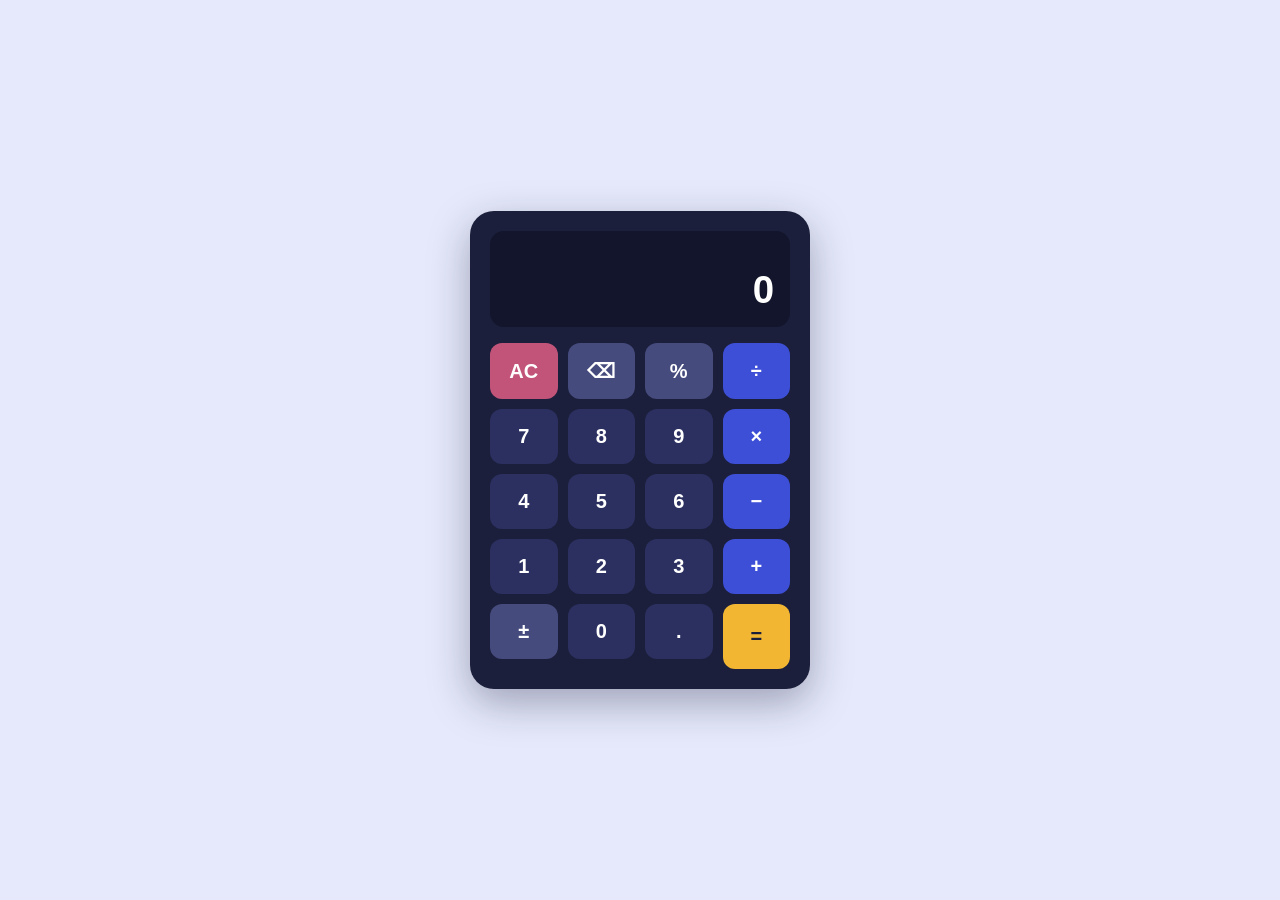
<file: calculator/index.html>
<!DOCTYPE html>
<html lang="en">
<head>
<meta charset="UTF-8">
<meta name="viewport" content="width=device-width, initial-scale=1">
<title>Calculator</title>
<link rel="stylesheet" href="style.css">
</head>
<body>

<main class="calc" aria-label="Calculator">
  <div class="screen" aria-live="polite">
    <div class="history" id="history"></div>
    <div class="display" id="display">0</div>
  </div>

  <div class="keys" id="keys">
    <button class="clear" data-action="clear">AC</button>
    <button class="fn" data-action="delete">⌫</button>
    <button class="fn" data-action="percent">%</button>
    <button class="op" data-action="operator" data-value="/">÷</button>

    <button data-action="number" data-value="7">7</button>
    <button data-action="number" data-value="8">8</button>
    <button data-action="number" data-value="9">9</button>
    <button class="op" data-action="operator" data-value="*">×</button>

    <button data-action="number" data-value="4">4</button>
    <button data-action="number" data-value="5">5</button>
    <button data-action="number" data-value="6">6</button>
    <button class="op" data-action="operator" data-value="-">−</button>

    <button data-action="number" data-value="1">1</button>
    <button data-action="number" data-value="2">2</button>
    <button data-action="number" data-value="3">3</button>
    <button class="op" data-action="operator" data-value="+">+</button>

    <button class="fn" data-action="sign">±</button>
    <button data-action="number" data-value="0">0</button>
    <button data-action="decimal">.</button>
    <button class="equals" data-action="equals">=</button>
  </div>
</main>

<script src="script.js"></script>
</body>
</html>
</file>
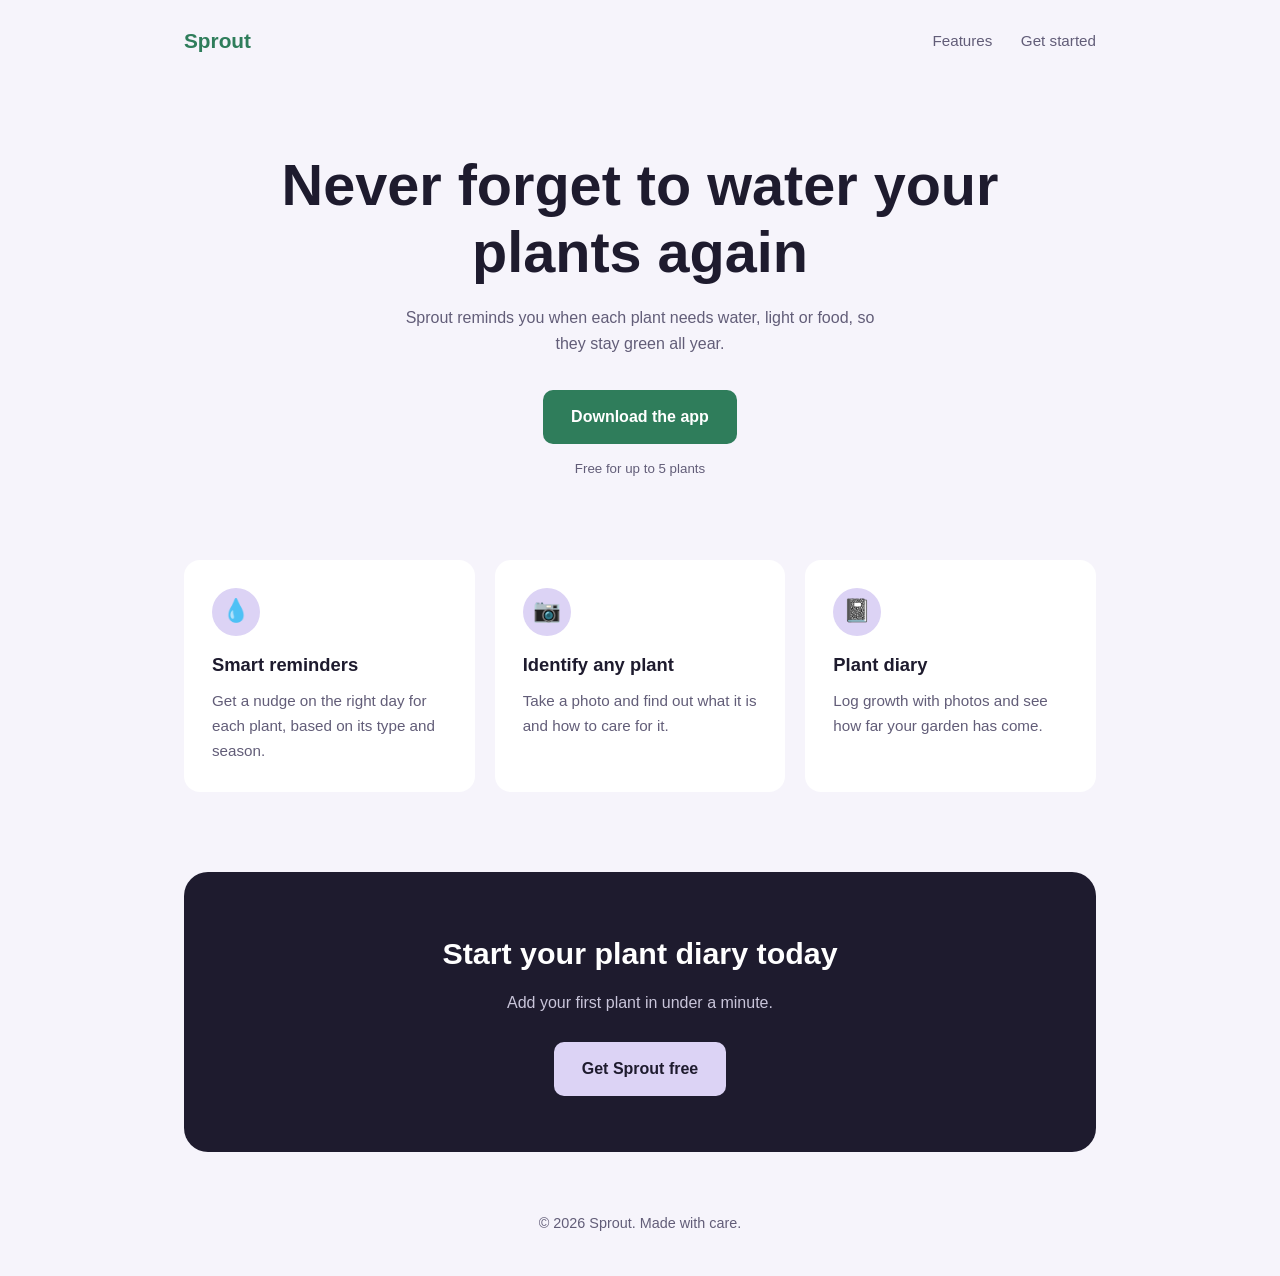
<file: landing page/index.html>
<!DOCTYPE html>
<html lang="en">
<head>
<meta charset="UTF-8">
<meta name="viewport" content="width=device-width, initial-scale=1">
<title>Sprout – Never forget to water your plants</title>
<link rel="stylesheet" href="style.css">
</head>
<body>
<div class="wrap">

  <header>
    <a class="logo" href="#">Sprout</a>
    <nav>
      <a href="#features">Features</a>
      <a href="#start">Get started</a>
    </nav>
  </header>

  <main>
    <section class="hero">
      <h1>Never forget to water your plants again</h1>
      <p>Sprout reminds you when each plant needs water, light or food, so they stay green all year.</p>
      <a class="btn" href="#start">Download the app</a>
      <small>Free for up to 5 plants</small>
    </section>

    <section class="features" id="features">
      <div class="feature">
        <div class="icon">💧</div>
        <h2>Smart reminders</h2>
        <p>Get a nudge on the right day for each plant, based on its type and season.</p>
      </div>
      <div class="feature">
        <div class="icon">📷</div>
        <h2>Identify any plant</h2>
        <p>Take a photo and find out what it is and how to care for it.</p>
      </div>
      <div class="feature">
        <div class="icon">📓</div>
        <h2>Plant diary</h2>
        <p>Log growth with photos and see how far your garden has come.</p>
      </div>
    </section>

    <section class="cta" id="start">
      <h2>Start your plant diary today</h2>
      <p>Add your first plant in under a minute.</p>
      <a class="btn" href="#">Get Sprout free</a>
    </section>
  </main>

  <footer>© 2026 Sprout. Made with care.</footer>
</div>
</body>
</html>
</file>
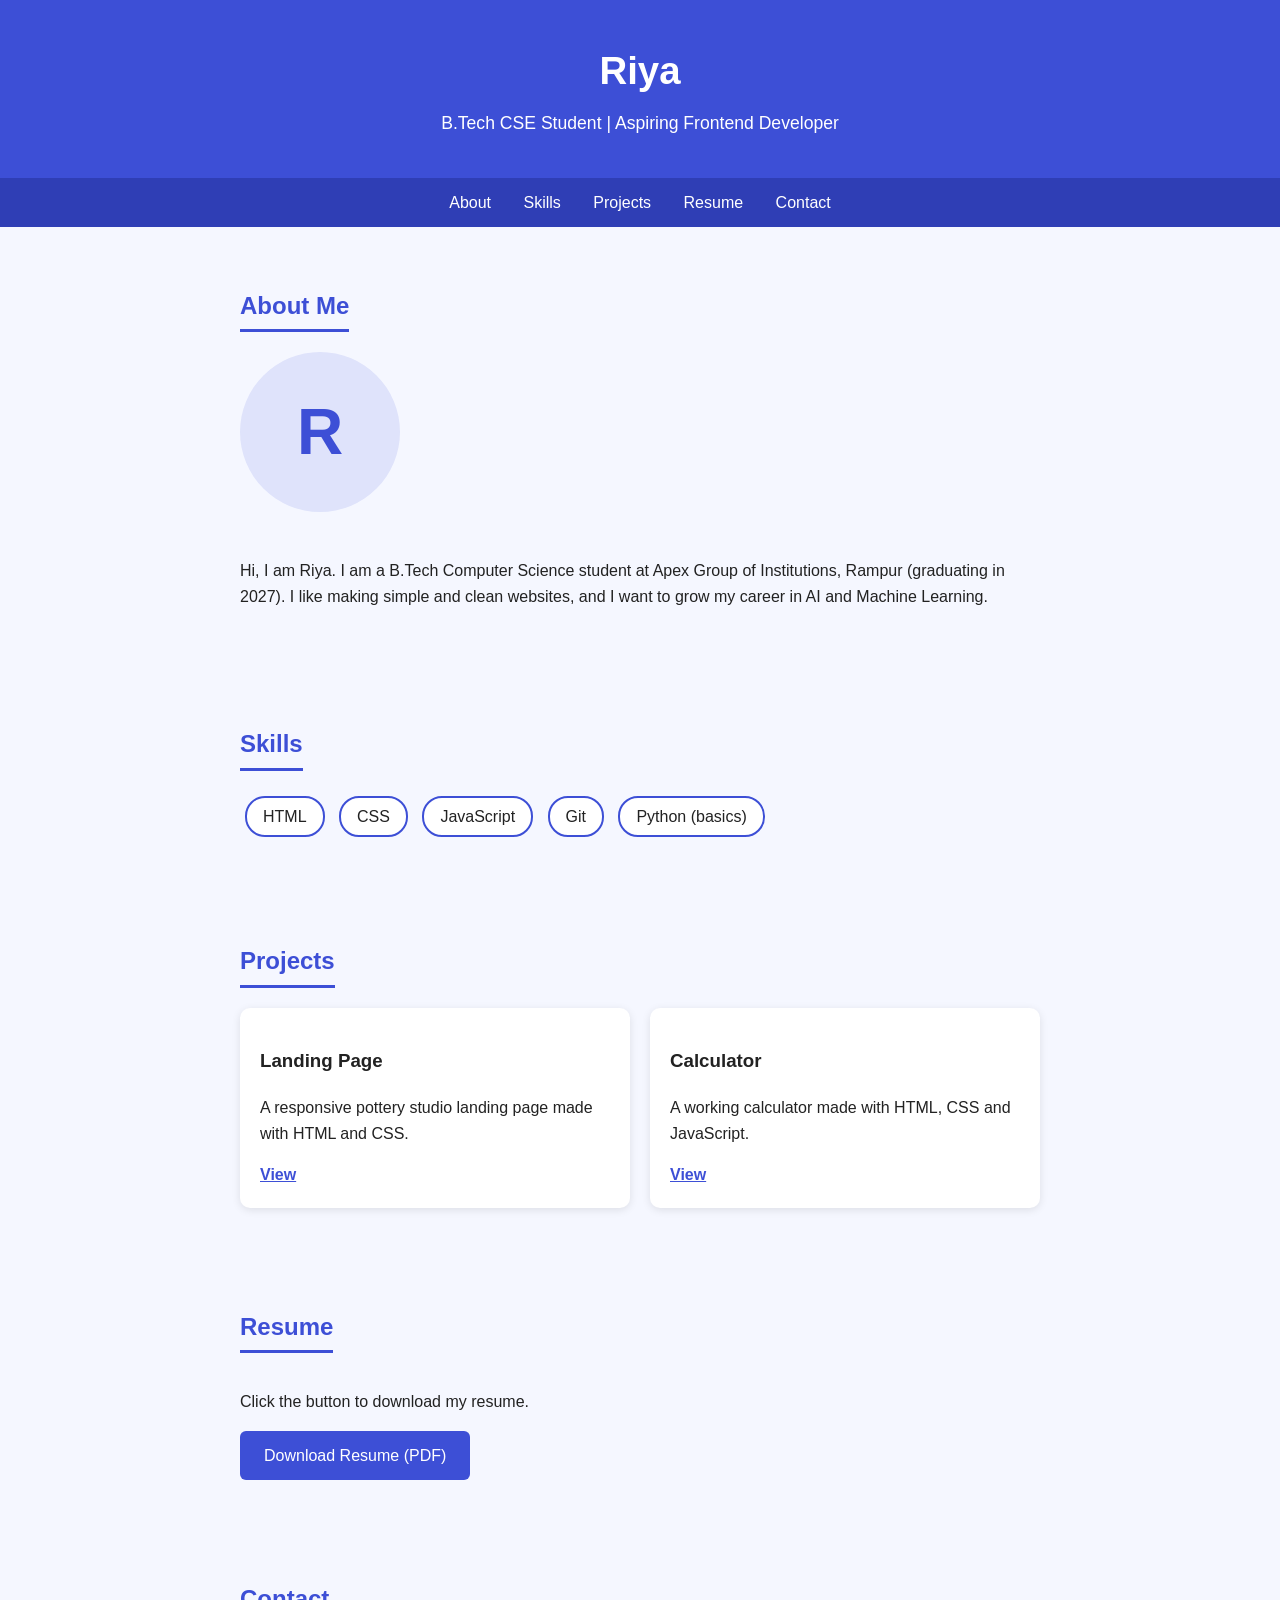
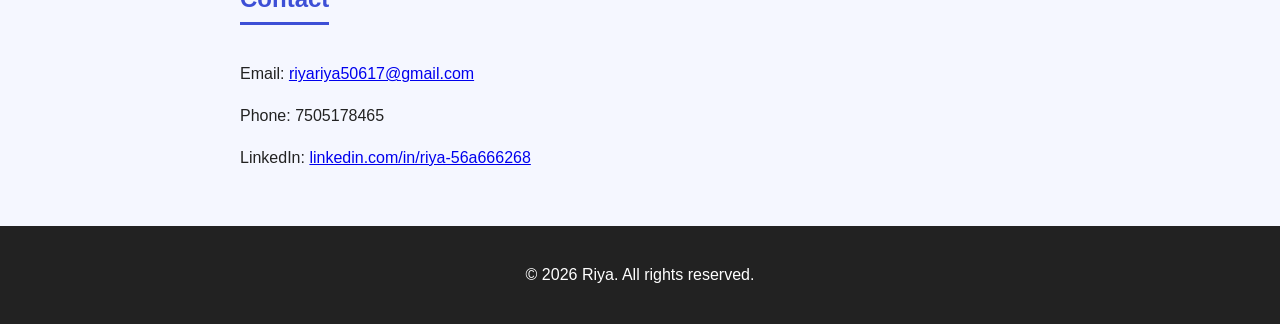
<file: portfolio/index.html>
<!DOCTYPE html>
<html lang="en">
<head>
<meta charset="UTF-8">
<meta name="viewport" content="width=device-width, initial-scale=1">
<title>Riya - Portfolio</title>
<link rel="stylesheet" href="style.css">
</head>
<body>

<header>
  <h1>Riya</h1>
  <p>B.Tech CSE Student | Aspiring Frontend Developer</p>
</header>

<nav>
  <a href="#about">About</a>
  <a href="#skills">Skills</a>
  <a href="#projects">Projects</a>
  <a href="#resume">Resume</a>
  <a href="#contact">Contact</a>
</nav>

<div class="box">

  <section id="about">
    <h2>About Me</h2>
    <div class="about">
      <!-- Apni photo lagane ke liye: <img src="photo.jpg" width="160" style="border-radius:50%"> -->
      <div class="photo">R</div>
      <p>Hi, I am Riya. I am a B.Tech Computer Science student at Apex Group of Institutions, Rampur (graduating in 2027). I like making simple and clean websites, and I want to grow my career in AI and Machine Learning.</p>
    </div>
  </section>

  <section id="skills">
    <h2>Skills</h2>
    <div class="skills">
      <span>HTML</span>
      <span>CSS</span>
      <span>JavaScript</span>
      <span>Git</span>
      <span>Python (basics)</span>
    </div>
  </section>

  <section id="projects">
    <h2>Projects</h2>
    <div class="projects">
      <div class="card">
        <h3>Landing Page</h3>
        <p>A responsive pottery studio landing page made with HTML and CSS.</p>
        <a href="../landing-page/index.html">View</a>
      </div>
      <div class="card">
        <h3>Calculator</h3>
        <p>A working calculator made with HTML, CSS and JavaScript.</p>
        <a href="../calculator/index.html">View</a>
      </div>
    </div>
  </section>

  <section id="resume">
    <h2>Resume</h2>
    <p>Click the button to download my resume.</p>
    <!-- Resume ko isi folder me Riya_Resume.pdf naam se rakhna -->
    <a class="btn" href="Riya_Resume.pdf" download>Download Resume (PDF)</a>
  </section>

  <section id="contact">
    <h2>Contact</h2>
    <p>Email: <a href="mailto:riyariya50617@gmail.com">riyariya50617@gmail.com</a></p>
    <p>Phone: 7505178465</p>
    <p>LinkedIn: <a href="https://linkedin.com/in/riya-56a666268" target="_blank">linkedin.com/in/riya-56a666268</a></p>
  </section>

</div>

<footer>
  <p>&copy; 2026 Riya. All rights reserved.</p>
</footer>

</body>
</html>
</file>
<file: calculator/style.css>
/* ---------- Basic reset ---------- */
* {
  box-sizing: border-box;
  margin: 0;
  padding: 0;
}

/* ---------- Page background (centres the calculator) ---------- */
body {
  min-height: 100vh;
  display: flex;
  align-items: center;
  justify-content: center;
  background: #E6E9FB;
  font-family: 'Segoe UI', Tahoma, Arial, sans-serif;
  padding: 20px;
}

/* ---------- Calculator box ---------- */
.calc {
  width: 100%;
  max-width: 340px;
  background: #1B1F3B;
  border-radius: 24px;
  padding: 20px;
  box-shadow: 0 14px 40px rgba(27, 31, 59, 0.35);
}

/* ---------- Screen (top part that shows numbers) ---------- */
.screen {
  background: #12152B;
  border-radius: 14px;
  padding: 14px 16px;
  margin-bottom: 16px;
  text-align: right;
  min-height: 96px;
  display: flex;
  flex-direction: column;
  justify-content: flex-end;
  overflow: hidden;
}

/* small grey text, e.g. "5 +" */
.history {
  color: #8A90B8;
  font-size: 0.95rem;
  min-height: 1.4em;
  word-break: break-all;
}

/* big white number */
.display {
  color: #FFFFFF;
  font-size: 2.4rem;
  font-weight: 600;
  word-break: break-all;
  line-height: 1.2;
}

/* ---------- Keypad (CSS grid, 4 columns) ---------- */
.keys {
  display: grid;
  grid-template-columns: repeat(4, 1fr);
  gap: 10px;
}

/* ---------- All buttons ---------- */
button {
  font: inherit;
  font-size: 1.25rem;
  font-weight: 600;
  padding: 16px 0;
  border: none;
  border-radius: 12px;
  cursor: pointer;
  background: #2B3060;
  color: #FFFFFF;
  transition: background 0.15s;
}

button:hover {
  background: #3A4080;
}

button:active {
  transform: scale(0.96);
}

button:focus-visible {
  outline: 3px solid #F2B632;
  outline-offset: 2px;
}

/* ---------- Special buttons ---------- */

/* operators: + - × ÷ */
.op {
  background: #3D4FD6;
}

.op:hover {
  background: #5666E8;
}

/* extra functions: ⌫ % ± */
.fn {
  background: #454B7D;
}

/* AC button */
.clear {
  background: #C2547A;
}

.clear:hover {
  background: #D76A91;
}

/* = button (takes 2 rows) */
.equals {
  background: #F2B632;
  color: #1B1F3B;
  grid-row: span 2;
}

.equals:hover {
  background: #FFC857;
}

/* wide zero button (not used right now) */
.zero {
  grid-column: span 2;
}
</file>
<file: landing page/style.css>
:root {
  --bg: #F6F4FB;
  --ink: #1E1B2E;
  --muted: #625D78;
  --green: #2F7D5B;
  --lilac: #DCD3F5;
  --white: #fff;
}

* {
  box-sizing: border-box;
  margin: 0;
  padding: 0;
}

body {
  font-family: Verdana,Geneva,sans-serif;
  background: var(--bg);
  color: var(--ink);
  line-height: 1.65;
}

.wrap {
  max-width: 960px;
  margin: 0 auto;
  padding: 0 24px;
}

:focus-visible {
  outline: 3px solid var(--ink);
  outline-offset: 3px;
}

header {
  display: flex;
  justify-content: space-between;
  align-items: center;
  padding: 24px 0;
}

.logo {
  font-weight: bold;
  font-size: 1.3rem;
  color: var(--green);
  text-decoration: none;
}

nav a {
  margin-left: 24px;
  color: var(--muted);
  text-decoration: none;
  font-size: .95rem;
}

nav a:hover {
  color: var(--ink);
}

.btn {
  display: inline-block;
  background: var(--green);
  color: var(--white);
  padding: 14px 28px;
  border-radius: 10px;
  text-decoration: none;
  font-weight: bold;
}

.btn:hover {
  background: #25644A;
}

.hero {
  text-align: center;
  padding: 70px 0 80px;
}

.hero h1 {
  font-size: clamp(2.2rem,6vw,3.6rem);
  line-height: 1.15;
  max-width: 15em;
  margin: 0 auto 20px;
}

.hero p {
  color: var(--muted);
  max-width: 30em;
  margin: 0 auto 32px;
}

.hero small {
  display: block;
  margin-top: 14px;
  color: var(--muted);
}

.features {
  display: grid;
  grid-template-columns: repeat(3,1fr);
  gap: 20px;
  padding-bottom: 80px;
}

.feature {
  background: var(--white);
  border-radius: 16px;
  padding: 28px;
}

.feature .icon {
  width: 48px;
  height: 48px;
  border-radius: 50%;
  background: var(--lilac);
  display: flex;
  align-items: center;
  justify-content: center;
  font-size: 1.4rem;
  margin-bottom: 14px;
}

.feature h2 {
  font-size: 1.15rem;
  margin-bottom: 8px;
}

.feature p {
  color: var(--muted);
  font-size: .95rem;
}

.cta {
  background: var(--ink);
  color: var(--white);
  border-radius: 24px;
  text-align: center;
  padding: 56px 24px;
  margin-bottom: 60px;
}

.cta h2 {
  font-size: 1.9rem;
  margin-bottom: 12px;
}

.cta p {
  color: #C9C5DA;
  margin-bottom: 26px;
}

.cta .btn {
  background: var(--lilac);
  color: var(--ink);
}

.cta .btn:hover {
  background: var(--white);
}

footer {
  text-align: center;
  color: var(--muted);
  font-size: .9rem;
  padding-bottom: 40px;
}

@media (max-width:700px) {
  .features {
    grid-template-columns: 1fr;
  }
  nav {
    display: none;
  }
  .hero {
    padding: 40px 0 56px;
  }
}
</file>
<file: portfolio/style.css>
body {
  font-family: Arial,sans-serif;
  margin: 0;
  color: #222;
  background: #f5f7ff;
  line-height: 1.6;
}

.box {
  max-width: 800px;
  margin: 0 auto;
  padding: 0 20px;
}

/* Header */
header {
  background: #3d4fd6;
  color: #fff;
  padding: 40px 0;
  text-align: center;
}

header h1 {
  margin: 0;
  font-size: 2.4rem;
}

header p {
  margin: 8px 0 0;
  font-size: 1.1rem;
}

nav {
  background: #2f3eb5;
  text-align: center;
  padding: 12px;
}

nav a {
  color: #fff;
  text-decoration: none;
  margin: 0 14px;
}

nav a:hover {
  text-decoration: underline;
}

/* Sections */
section {
  padding: 40px 0;
}

h2 {
  color: #3d4fd6;
  border-bottom: 3px solid #3d4fd6;
  display: inline-block;
  padding-bottom: 4px;
}

/* About */
.about {
  display: flex;
  gap: 30px;
  align-items: center;
  flex-wrap: wrap;
}

.photo {
  width: 160px;
  height: 160px;
  border-radius: 50%;
  background: #dfe3fb;
  color: #3d4fd6;
  font-size: 4rem;
  font-weight: bold;
  display: flex;
  align-items: center;
  justify-content: center;
}

/* Skills */
.skills span {
  display: inline-block;
  background: #fff;
  border: 2px solid #3d4fd6;
  border-radius: 20px;
  padding: 6px 16px;
  margin: 5px;
}

/* Projects */
.projects {
  display: flex;
  gap: 20px;
  flex-wrap: wrap;
}

.card {
  background: #fff;
  border-radius: 10px;
  padding: 20px;
  flex: 1;
  min-width: 200px;
  box-shadow: 0 2px 8px rgba(0,0,0,.1);
}

.card a {
  color: #3d4fd6;
  font-weight: bold;
}

/* Button */
.btn {
  display: inline-block;
  background: #3d4fd6;
  color: #fff;
  padding: 12px 24px;
  border-radius: 6px;
  text-decoration: none;
}

.btn:hover {
  background: #2f3eb5;
}

/* Footer */
footer {
  background: #222;
  color: #fff;
  text-align: center;
  padding: 20px;
}
</file>
